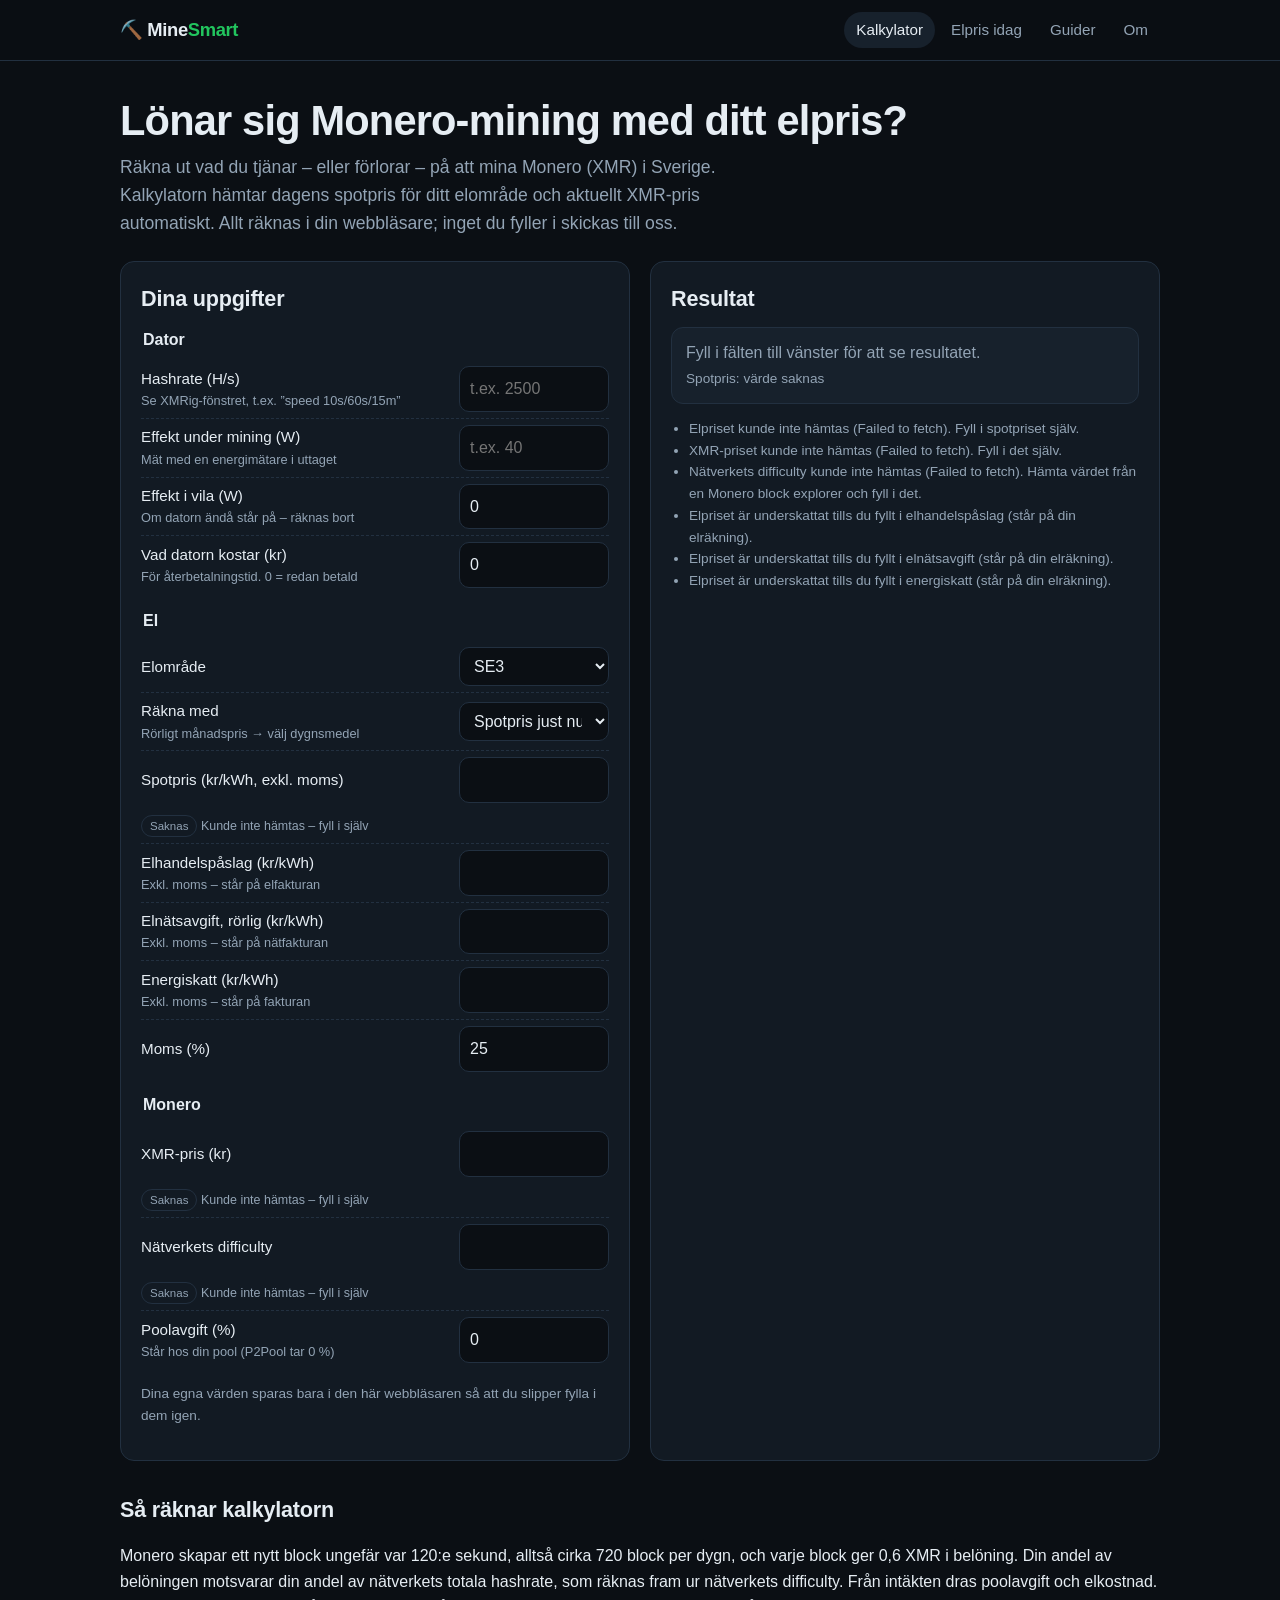
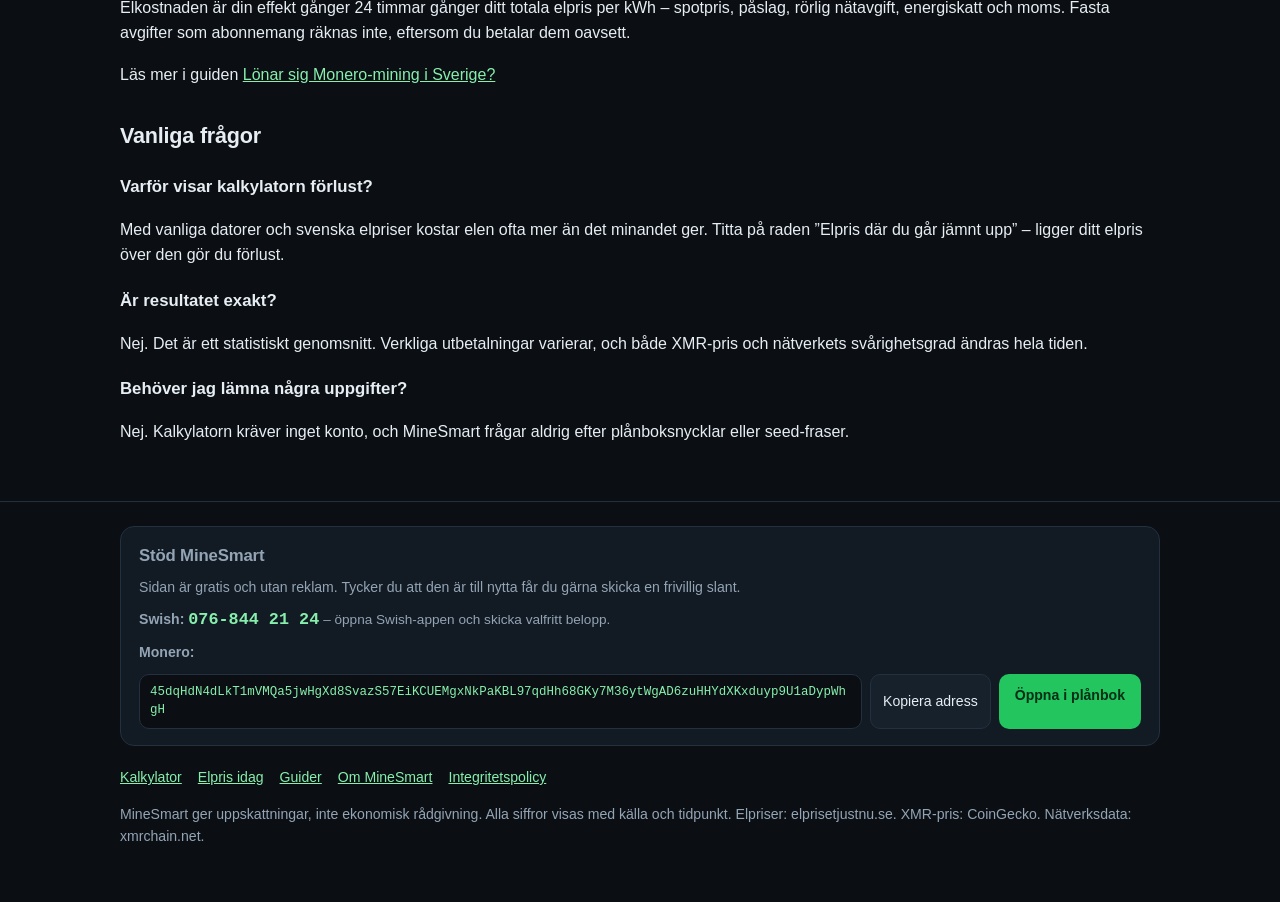
<file: index.html>
<!doctype html>
<html lang="sv">
<head>
<meta charset="utf-8">
<meta name="viewport" content="width=device-width, initial-scale=1">
<title>MineSmart – lönar sig Monero-mining med ditt elpris?</title>
<meta name="description" content="Gratis kalkylator: räkna ut vinst eller förlust på Monero-mining i Sverige med dagens elpris för SE1–SE4 och live XMR-pris.">
<meta property="og:title" content="MineSmart – lönar sig Monero-mining med ditt elpris?">
<meta property="og:description" content="Gratis kalkylator: räkna ut vinst eller förlust på Monero-mining i Sverige med dagens elpris för SE1–SE4 och live XMR-pris.">
<meta property="og:type" content="website">
<meta property="og:locale" content="sv_SE">
<meta name="theme-color" content="#0b0f14">
<link rel="icon" href="favicon.svg" type="image/svg+xml">
<link rel="stylesheet" href="style.css">
<link rel="canonical" href="https://jonathanhagglund-creator.github.io/minesmart/">
<meta property="og:url" content="https://jonathanhagglund-creator.github.io/minesmart/">
<script type="application/ld+json">{"@context": "https://schema.org", "@type": "WebApplication", "name": "MineSmart", "applicationCategory": "FinanceApplication", "operatingSystem": "Alla (webbläsare)", "inLanguage": "sv", "description": "Kalkylator för lönsamhet vid Monero-mining i Sverige med dagens elpris för SE1–SE4.", "offers": {"@type": "Offer", "price": "0", "priceCurrency": "SEK"}}</script>
<script src="calc.js" defer></script><script src="live.js" defer></script><script src="app.js" defer></script><script src="donate.js" defer></script>
</head>
<body>
<header class="site-header"><div class="wrap">
  <a class="brand" href="index.html">⛏️ Mine<span>Smart</span></a>
  <nav class="nav" aria-label="Huvudmeny"><a href="index.html" aria-current="page">Kalkylator</a><a href="elpris.html">Elpris idag</a><a href="guider.html">Guider</a><a href="om.html">Om</a></nav>
</div></header>
<main class="wrap">

<h1>Lönar sig Monero-mining med ditt elpris?</h1>
<p class="lead">Räkna ut vad du tjänar – eller förlorar – på att mina Monero (XMR) i Sverige.
Kalkylatorn hämtar dagens spotpris för ditt elområde och aktuellt XMR-pris automatiskt.
Allt räknas i din webbläsare; inget du fyller i skickas till oss.</p>

<div class="grid">
<form id="calc" class="panel" novalidate onsubmit="return false">
  <h2>Dina uppgifter</h2>
  <fieldset><legend>Dator</legend>
    <div class="field"><label for="hashrate">Hashrate (H/s)<span class="hint">Se XMRig-fönstret, t.ex. ”speed 10s/60s/15m”</span></label><input id="hashrate" name="hashrate" inputmode="decimal" autocomplete="off" placeholder="t.ex. 2500"></div>
    <div class="field"><label for="power">Effekt under mining (W)<span class="hint">Mät med en energimätare i uttaget</span></label><input id="power" name="power" inputmode="decimal" autocomplete="off" placeholder="t.ex. 40"></div>
    <div class="field"><label for="idle">Effekt i vila (W)<span class="hint">Om datorn ändå står på – räknas bort</span></label><input id="idle" name="idle" inputmode="decimal" autocomplete="off" value="0"></div>
    <div class="field"><label for="hwCost">Vad datorn kostar (kr)<span class="hint">För återbetalningstid. 0 = redan betald</span></label><input id="hwCost" name="hwCost" inputmode="decimal" autocomplete="off" value="0"></div>
  </fieldset>
  <fieldset><legend>El</legend>
    <div class="field"><label for="area">Elområde</label><select id="area" name="area"><option value="SE1">SE1</option><option value="SE2">SE2</option><option value="SE3" selected>SE3</option><option value="SE4">SE4</option></select></div>
    <div class="field"><label for="spotMode">Räkna med<span class="hint">Rörligt månadspris → välj dygnsmedel</span></label>
      <select id="spotMode" name="spotMode"><option value="now">Spotpris just nu</option>
      <option value="avg">Dagens dygnsmedel</option></select></div>
    <div class="field"><label for="spot">Spotpris (kr/kWh, exkl. moms)</label><input id="spot" name="spot" inputmode="decimal" autocomplete="off" ><p class="src" id="src-spot" aria-live="polite"></p></div>
    <div class="field"><label for="markup">Elhandelspåslag (kr/kWh)<span class="hint">Exkl. moms – står på elfakturan</span></label><input id="markup" name="markup" inputmode="decimal" autocomplete="off" ></div>
    <div class="field"><label for="grid">Elnätsavgift, rörlig (kr/kWh)<span class="hint">Exkl. moms – står på nätfakturan</span></label><input id="grid" name="grid" inputmode="decimal" autocomplete="off" ></div>
    <div class="field"><label for="tax">Energiskatt (kr/kWh)<span class="hint">Exkl. moms – står på fakturan</span></label><input id="tax" name="tax" inputmode="decimal" autocomplete="off" ></div>
    <div class="field"><label for="vat">Moms (%)</label><input id="vat" name="vat" inputmode="decimal" autocomplete="off" value="25"></div>
  </fieldset>
  <fieldset><legend>Monero</legend>
    <div class="field"><label for="xmrPrice">XMR-pris (kr)</label><input id="xmrPrice" name="xmrPrice" inputmode="decimal" autocomplete="off" ><p class="src" id="src-xmrPrice" aria-live="polite"></p></div>
    <div class="field"><label for="difficulty">Nätverkets difficulty</label><input id="difficulty" name="difficulty" inputmode="decimal" autocomplete="off" ><p class="src" id="src-difficulty" aria-live="polite"></p></div>
    <div class="field"><label for="poolFee">Poolavgift (%)<span class="hint">Står hos din pool (P2Pool tar 0 %)</span></label><input id="poolFee" name="poolFee" inputmode="decimal" autocomplete="off" value="0"></div>
  </fieldset>
  <p class="small muted">Dina egna värden sparas bara i den här webbläsaren så att du slipper fylla i dem igen.</p>
</form>

<section class="panel" aria-live="polite">
  <h2>Resultat</h2>
  <div id="results"><div class="verdict info">Laddar …</div></div>
</section>
</div>

<h2>Så räknar kalkylatorn</h2>
<p>Monero skapar ett nytt block ungefär var 120:e sekund, alltså cirka 720 block per dygn, och varje block ger
0,6 XMR i belöning. Din andel av belöningen motsvarar din andel av nätverkets totala hashrate, som räknas fram
ur nätverkets difficulty. Från intäkten dras poolavgift och elkostnad. Elkostnaden är din effekt gånger
24 timmar gånger ditt totala elpris per kWh – spotpris, påslag, rörlig nätavgift, energiskatt och moms.
Fasta avgifter som abonnemang räknas inte, eftersom du betalar dem oavsett.</p>
<p>Läs mer i guiden <a href="lonar-sig-monero-mining.html">Lönar sig Monero-mining i Sverige?</a></p>

<h2>Vanliga frågor</h2>
<h3>Varför visar kalkylatorn förlust?</h3>
<p>Med vanliga datorer och svenska elpriser kostar elen ofta mer än det minandet ger. Titta på raden
”Elpris där du går jämnt upp” – ligger ditt elpris över den gör du förlust.</p>
<h3>Är resultatet exakt?</h3>
<p>Nej. Det är ett statistiskt genomsnitt. Verkliga utbetalningar varierar, och både XMR-pris och nätverkets
svårighetsgrad ändras hela tiden.</p>
<h3>Behöver jag lämna några uppgifter?</h3>
<p>Nej. Kalkylatorn kräver inget konto, och MineSmart frågar aldrig efter plånboksnycklar eller seed-fraser.</p>

</main>
<footer class="site-footer"><div class="wrap">
<section class="donate" aria-labelledby="donate-h">
  <h2 id="donate-h">Stöd MineSmart</h2>
  <p>Sidan är gratis och utan reklam. Tycker du att den är till nytta får du gärna skicka en frivillig slant.</p>
  <p><strong>Swish:</strong> <span class="swish">076-844 21 24</span> <span class="muted small">– öppna Swish-appen och skicka valfritt belopp.</span></p>
  <p><strong>Monero:</strong></p>
  <div class="addr"><code id="xmr-addr">45dqHdN4dLkT1mVMQa5jwHgXd8SvazS57EiKCUEMgxNkPaKBL97qdHh68GKy7M36ytWgAD6zuHHYdXKxduyp9U1aDypWhgH</code>
    <button type="button" id="copy-xmr">Kopiera adress</button>
    <a class="cta" href="monero:45dqHdN4dLkT1mVMQa5jwHgXd8SvazS57EiKCUEMgxNkPaKBL97qdHh68GKy7M36ytWgAD6zuHHYdXKxduyp9U1aDypWhgH?tx_description=St%C3%B6d%20MineSmart">Öppna i plånbok</a>
    <span class="copied" id="copy-ok" hidden>Kopierad!</span></div>
</section>

  <nav aria-label="Sidfot"><a href="index.html">Kalkylator</a><a href="elpris.html">Elpris idag</a>
  <a href="guider.html">Guider</a><a href="om.html">Om MineSmart</a>
  <a href="integritetspolicy.html">Integritetspolicy</a></nav>
  <p>MineSmart ger uppskattningar, inte ekonomisk rådgivning. Alla siffror visas med källa och tidpunkt.
  Elpriser: elprisetjustnu.se. XMR-pris: CoinGecko. Nätverksdata: xmrchain.net.</p>
</div></footer>
</body>
</html>
</file>
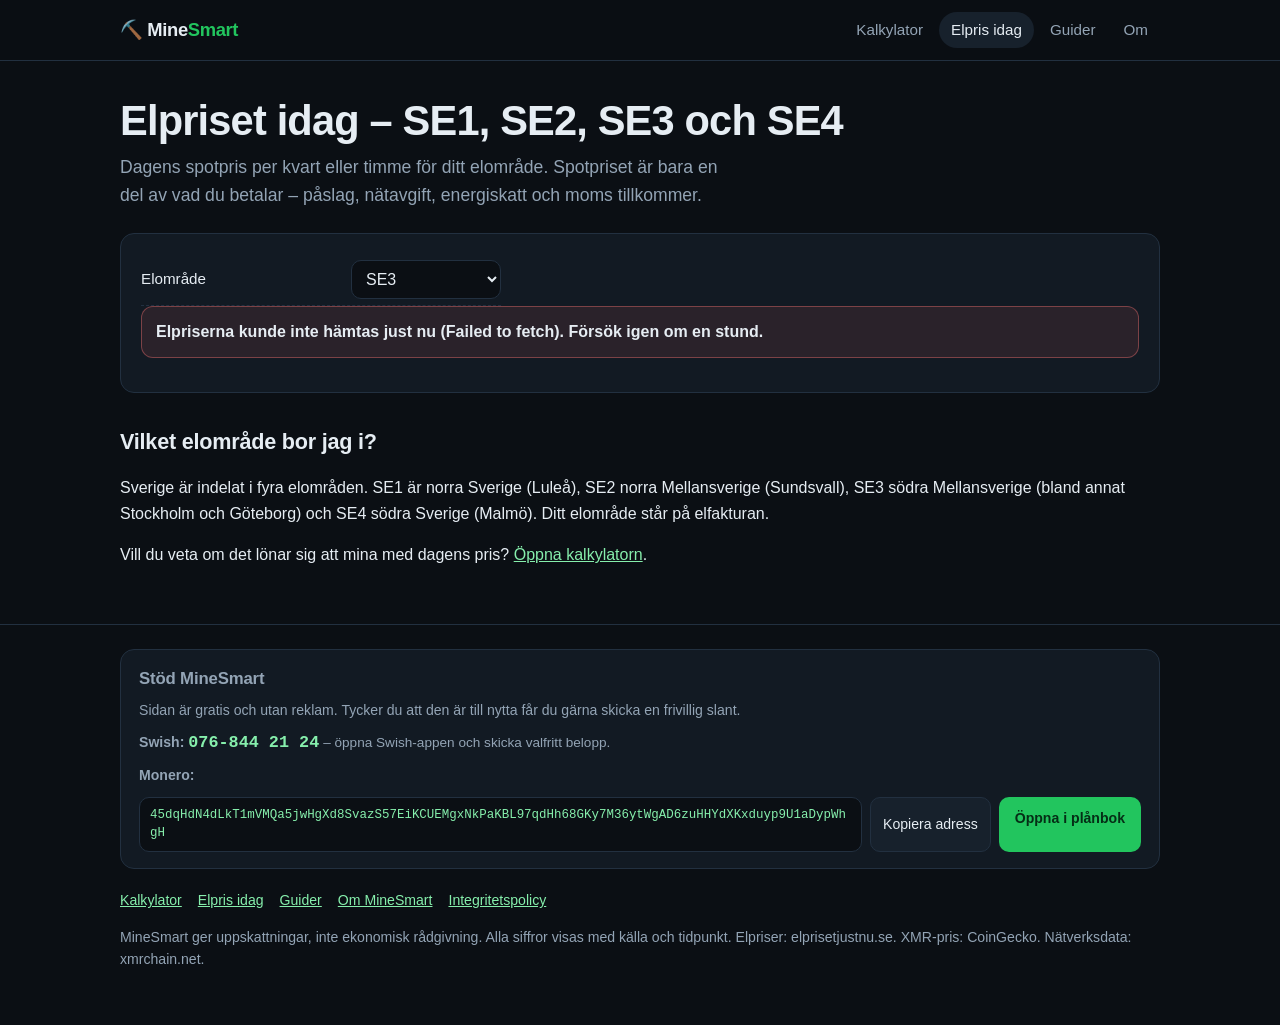
<file: elpris.html>
<!doctype html>
<html lang="sv">
<head>
<meta charset="utf-8">
<meta name="viewport" content="width=device-width, initial-scale=1">
<title>Elpriset idag i SE1–SE4 – MineSmart</title>
<meta name="description" content="Dagens spotpris per kvart för SE1, SE2, SE3 och SE4 – och vad som tillkommer på din elräkning.">
<meta property="og:title" content="Elpriset idag i SE1–SE4 – MineSmart">
<meta property="og:description" content="Dagens spotpris per kvart för SE1, SE2, SE3 och SE4 – och vad som tillkommer på din elräkning.">
<meta property="og:type" content="website">
<meta property="og:locale" content="sv_SE">
<meta name="theme-color" content="#0b0f14">
<link rel="icon" href="favicon.svg" type="image/svg+xml">
<link rel="stylesheet" href="style.css">
<link rel="canonical" href="https://jonathanhagglund-creator.github.io/minesmart/elpris.html">
<meta property="og:url" content="https://jonathanhagglund-creator.github.io/minesmart/elpris.html">
<script src="live.js" defer></script><script src="elpris.js" defer></script><script src="donate.js" defer></script>
</head>
<body>
<header class="site-header"><div class="wrap">
  <a class="brand" href="index.html">⛏️ Mine<span>Smart</span></a>
  <nav class="nav" aria-label="Huvudmeny"><a href="index.html">Kalkylator</a><a href="elpris.html" aria-current="page">Elpris idag</a><a href="guider.html">Guider</a><a href="om.html">Om</a></nav>
</div></header>
<main class="wrap">

<h1>Elpriset idag – SE1, SE2, SE3 och SE4</h1>
<p class="lead">Dagens spotpris per kvart eller timme för ditt elområde. Spotpriset är bara en del av vad du
betalar – påslag, nätavgift, energiskatt och moms tillkommer.</p>
<div class="panel">
  <div class="field" style="max-width:360px"><label for="area">Elområde</label><select id="area"><option value="SE1">SE1</option><option value="SE2">SE2</option><option value="SE3" selected>SE3</option><option value="SE4">SE4</option></select></div>
  <div id="prices"></div>
</div>
<h2>Vilket elområde bor jag i?</h2>
<p>Sverige är indelat i fyra elområden. SE1 är norra Sverige (Luleå), SE2 norra Mellansverige (Sundsvall),
SE3 södra Mellansverige (bland annat Stockholm och Göteborg) och SE4 södra Sverige (Malmö).
Ditt elområde står på elfakturan.</p>
<p>Vill du veta om det lönar sig att mina med dagens pris? <a href="index.html">Öppna kalkylatorn</a>.</p>

</main>
<footer class="site-footer"><div class="wrap">
<section class="donate" aria-labelledby="donate-h">
  <h2 id="donate-h">Stöd MineSmart</h2>
  <p>Sidan är gratis och utan reklam. Tycker du att den är till nytta får du gärna skicka en frivillig slant.</p>
  <p><strong>Swish:</strong> <span class="swish">076-844 21 24</span> <span class="muted small">– öppna Swish-appen och skicka valfritt belopp.</span></p>
  <p><strong>Monero:</strong></p>
  <div class="addr"><code id="xmr-addr">45dqHdN4dLkT1mVMQa5jwHgXd8SvazS57EiKCUEMgxNkPaKBL97qdHh68GKy7M36ytWgAD6zuHHYdXKxduyp9U1aDypWhgH</code>
    <button type="button" id="copy-xmr">Kopiera adress</button>
    <a class="cta" href="monero:45dqHdN4dLkT1mVMQa5jwHgXd8SvazS57EiKCUEMgxNkPaKBL97qdHh68GKy7M36ytWgAD6zuHHYdXKxduyp9U1aDypWhgH?tx_description=St%C3%B6d%20MineSmart">Öppna i plånbok</a>
    <span class="copied" id="copy-ok" hidden>Kopierad!</span></div>
</section>

  <nav aria-label="Sidfot"><a href="index.html">Kalkylator</a><a href="elpris.html">Elpris idag</a>
  <a href="guider.html">Guider</a><a href="om.html">Om MineSmart</a>
  <a href="integritetspolicy.html">Integritetspolicy</a></nav>
  <p>MineSmart ger uppskattningar, inte ekonomisk rådgivning. Alla siffror visas med källa och tidpunkt.
  Elpriser: elprisetjustnu.se. XMR-pris: CoinGecko. Nätverksdata: xmrchain.net.</p>
</div></footer>
</body>
</html>
</file>
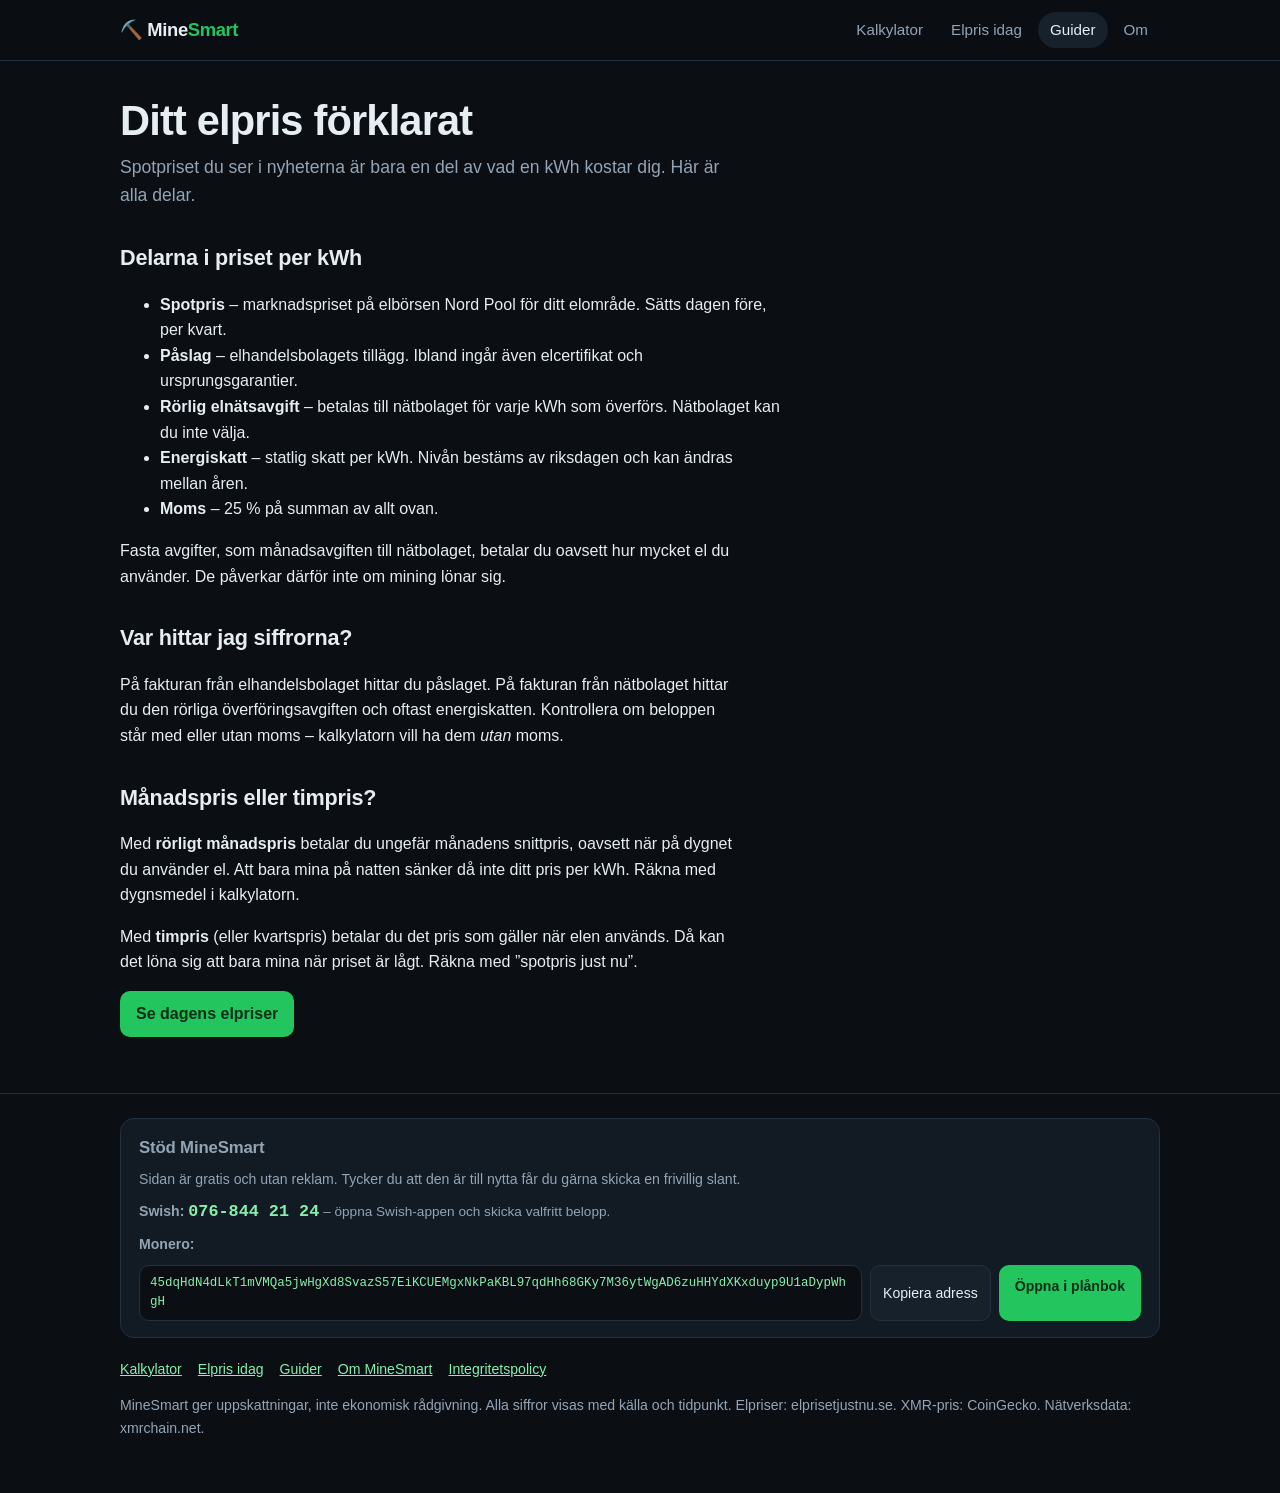
<file: elpriset-forklarat.html>
<!doctype html>
<html lang="sv">
<head>
<meta charset="utf-8">
<meta name="viewport" content="width=device-width, initial-scale=1">
<title>Ditt elpris förklarat – MineSmart</title>
<meta name="description" content="Spotpris, påslag, nätavgift, energiskatt och moms – så räknas ditt elpris per kWh, och därför spelar avtalstypen roll.">
<meta property="og:title" content="Ditt elpris förklarat – MineSmart">
<meta property="og:description" content="Spotpris, påslag, nätavgift, energiskatt och moms – så räknas ditt elpris per kWh, och därför spelar avtalstypen roll.">
<meta property="og:type" content="website">
<meta property="og:locale" content="sv_SE">
<meta name="theme-color" content="#0b0f14">
<link rel="icon" href="favicon.svg" type="image/svg+xml">
<link rel="stylesheet" href="style.css">
<link rel="canonical" href="https://jonathanhagglund-creator.github.io/minesmart/elpriset-forklarat.html">
<meta property="og:url" content="https://jonathanhagglund-creator.github.io/minesmart/elpriset-forklarat.html">
<script src="donate.js" defer></script>
</head>
<body>
<header class="site-header"><div class="wrap">
  <a class="brand" href="index.html">⛏️ Mine<span>Smart</span></a>
  <nav class="nav" aria-label="Huvudmeny"><a href="index.html">Kalkylator</a><a href="elpris.html">Elpris idag</a><a href="guider.html" aria-current="page">Guider</a><a href="om.html">Om</a></nav>
</div></header>
<main class="wrap">

<article>
<h1>Ditt elpris förklarat</h1>
<p class="lead">Spotpriset du ser i nyheterna är bara en del av vad en kWh kostar dig. Här är alla delar.</p>

<h2>Delarna i priset per kWh</h2>
<ul>
  <li><strong>Spotpris</strong> – marknadspriset på elbörsen Nord Pool för ditt elområde. Sätts dagen före, per kvart.</li>
  <li><strong>Påslag</strong> – elhandelsbolagets tillägg. Ibland ingår även elcertifikat och ursprungsgarantier.</li>
  <li><strong>Rörlig elnätsavgift</strong> – betalas till nätbolaget för varje kWh som överförs. Nätbolaget kan du inte välja.</li>
  <li><strong>Energiskatt</strong> – statlig skatt per kWh. Nivån bestäms av riksdagen och kan ändras mellan åren.</li>
  <li><strong>Moms</strong> – 25 % på summan av allt ovan.</li>
</ul>
<p>Fasta avgifter, som månadsavgiften till nätbolaget, betalar du oavsett hur mycket el du använder.
De påverkar därför inte om mining lönar sig.</p>

<h2>Var hittar jag siffrorna?</h2>
<p>På fakturan från elhandelsbolaget hittar du påslaget. På fakturan från nätbolaget hittar du den rörliga
överföringsavgiften och oftast energiskatten. Kontrollera om beloppen står med eller utan moms –
kalkylatorn vill ha dem <em>utan</em> moms.</p>

<h2>Månadspris eller timpris?</h2>
<p>Med <strong>rörligt månadspris</strong> betalar du ungefär månadens snittpris, oavsett när på dygnet du använder el.
Att bara mina på natten sänker då inte ditt pris per kWh. Räkna med dygnsmedel i kalkylatorn.</p>
<p>Med <strong>timpris</strong> (eller kvartspris) betalar du det pris som gäller när elen används. Då kan det löna sig
att bara mina när priset är lågt. Räkna med ”spotpris just nu”.</p>
<p><a class="cta" href="elpris.html">Se dagens elpriser</a></p>
</article>

</main>
<footer class="site-footer"><div class="wrap">
<section class="donate" aria-labelledby="donate-h">
  <h2 id="donate-h">Stöd MineSmart</h2>
  <p>Sidan är gratis och utan reklam. Tycker du att den är till nytta får du gärna skicka en frivillig slant.</p>
  <p><strong>Swish:</strong> <span class="swish">076-844 21 24</span> <span class="muted small">– öppna Swish-appen och skicka valfritt belopp.</span></p>
  <p><strong>Monero:</strong></p>
  <div class="addr"><code id="xmr-addr">45dqHdN4dLkT1mVMQa5jwHgXd8SvazS57EiKCUEMgxNkPaKBL97qdHh68GKy7M36ytWgAD6zuHHYdXKxduyp9U1aDypWhgH</code>
    <button type="button" id="copy-xmr">Kopiera adress</button>
    <a class="cta" href="monero:45dqHdN4dLkT1mVMQa5jwHgXd8SvazS57EiKCUEMgxNkPaKBL97qdHh68GKy7M36ytWgAD6zuHHYdXKxduyp9U1aDypWhgH?tx_description=St%C3%B6d%20MineSmart">Öppna i plånbok</a>
    <span class="copied" id="copy-ok" hidden>Kopierad!</span></div>
</section>

  <nav aria-label="Sidfot"><a href="index.html">Kalkylator</a><a href="elpris.html">Elpris idag</a>
  <a href="guider.html">Guider</a><a href="om.html">Om MineSmart</a>
  <a href="integritetspolicy.html">Integritetspolicy</a></nav>
  <p>MineSmart ger uppskattningar, inte ekonomisk rådgivning. Alla siffror visas med källa och tidpunkt.
  Elpriser: elprisetjustnu.se. XMR-pris: CoinGecko. Nätverksdata: xmrchain.net.</p>
</div></footer>
</body>
</html>
</file>
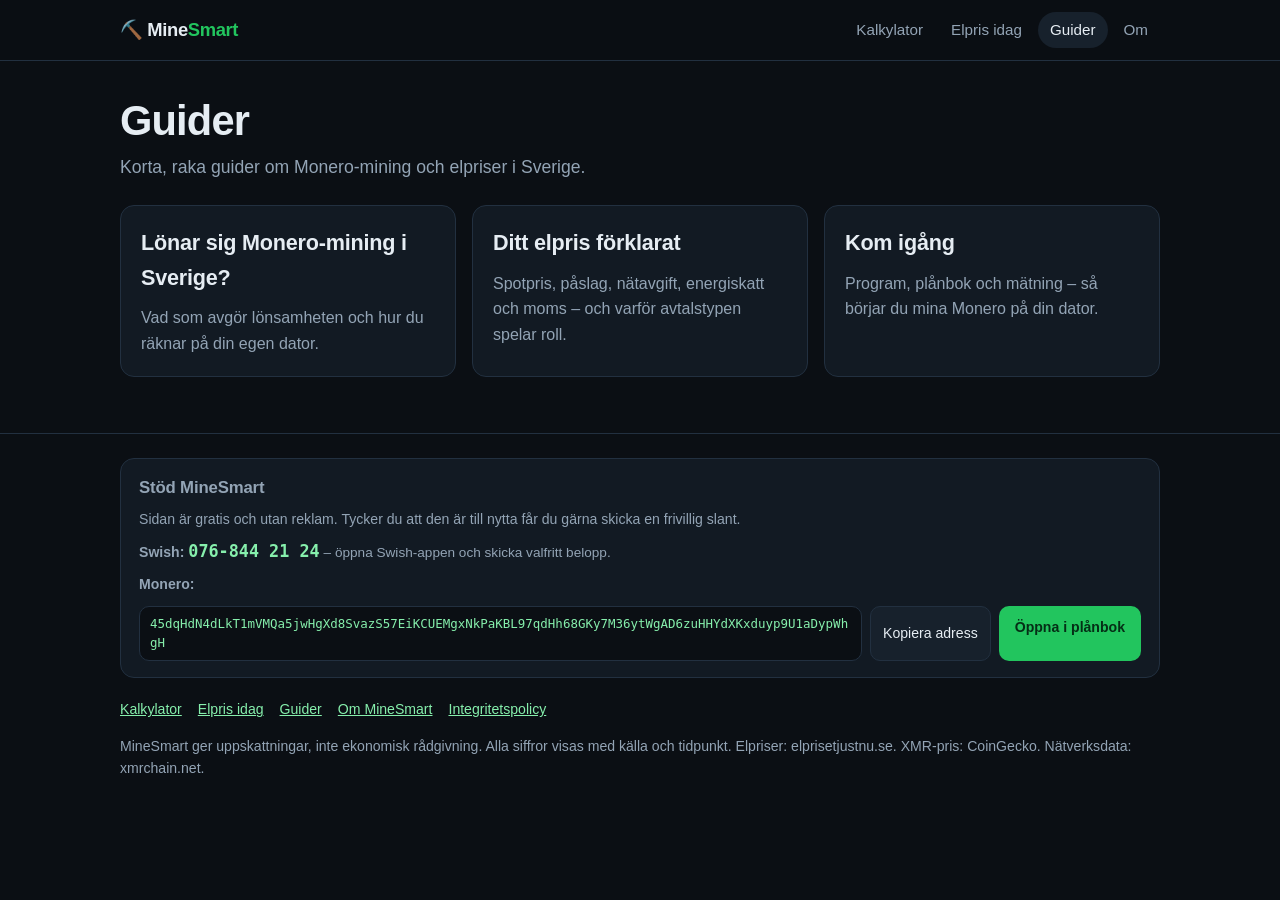
<file: guider.html>
<!doctype html>
<html lang="sv">
<head>
<meta charset="utf-8">
<meta name="viewport" content="width=device-width, initial-scale=1">
<title>Guider om Monero-mining och elpris – MineSmart</title>
<meta name="description" content="Guider om Monero-mining i Sverige: lönsamhet, elpriset förklarat och hur du kommer igång.">
<meta property="og:title" content="Guider om Monero-mining och elpris – MineSmart">
<meta property="og:description" content="Guider om Monero-mining i Sverige: lönsamhet, elpriset förklarat och hur du kommer igång.">
<meta property="og:type" content="website">
<meta property="og:locale" content="sv_SE">
<meta name="theme-color" content="#0b0f14">
<link rel="icon" href="favicon.svg" type="image/svg+xml">
<link rel="stylesheet" href="style.css">
<link rel="canonical" href="https://jonathanhagglund-creator.github.io/minesmart/guider.html">
<meta property="og:url" content="https://jonathanhagglund-creator.github.io/minesmart/guider.html">
<script src="donate.js" defer></script>
</head>
<body>
<header class="site-header"><div class="wrap">
  <a class="brand" href="index.html">⛏️ Mine<span>Smart</span></a>
  <nav class="nav" aria-label="Huvudmeny"><a href="index.html">Kalkylator</a><a href="elpris.html">Elpris idag</a><a href="guider.html" aria-current="page">Guider</a><a href="om.html">Om</a></nav>
</div></header>
<main class="wrap">

<h1>Guider</h1>
<p class="lead">Korta, raka guider om Monero-mining och elpriser i Sverige.</p>
<div class="cards">
  <a class="panel card" href="lonar-sig-monero-mining.html"><h2>Lönar sig Monero-mining i Sverige?</h2>
    <p>Vad som avgör lönsamheten och hur du räknar på din egen dator.</p></a>
  <a class="panel card" href="elpriset-forklarat.html"><h2>Ditt elpris förklarat</h2>
    <p>Spotpris, påslag, nätavgift, energiskatt och moms – och varför avtalstypen spelar roll.</p></a>
  <a class="panel card" href="kom-igang.html"><h2>Kom igång</h2>
    <p>Program, plånbok och mätning – så börjar du mina Monero på din dator.</p></a>
</div>

</main>
<footer class="site-footer"><div class="wrap">
<section class="donate" aria-labelledby="donate-h">
  <h2 id="donate-h">Stöd MineSmart</h2>
  <p>Sidan är gratis och utan reklam. Tycker du att den är till nytta får du gärna skicka en frivillig slant.</p>
  <p><strong>Swish:</strong> <span class="swish">076-844 21 24</span> <span class="muted small">– öppna Swish-appen och skicka valfritt belopp.</span></p>
  <p><strong>Monero:</strong></p>
  <div class="addr"><code id="xmr-addr">45dqHdN4dLkT1mVMQa5jwHgXd8SvazS57EiKCUEMgxNkPaKBL97qdHh68GKy7M36ytWgAD6zuHHYdXKxduyp9U1aDypWhgH</code>
    <button type="button" id="copy-xmr">Kopiera adress</button>
    <a class="cta" href="monero:45dqHdN4dLkT1mVMQa5jwHgXd8SvazS57EiKCUEMgxNkPaKBL97qdHh68GKy7M36ytWgAD6zuHHYdXKxduyp9U1aDypWhgH?tx_description=St%C3%B6d%20MineSmart">Öppna i plånbok</a>
    <span class="copied" id="copy-ok" hidden>Kopierad!</span></div>
</section>

  <nav aria-label="Sidfot"><a href="index.html">Kalkylator</a><a href="elpris.html">Elpris idag</a>
  <a href="guider.html">Guider</a><a href="om.html">Om MineSmart</a>
  <a href="integritetspolicy.html">Integritetspolicy</a></nav>
  <p>MineSmart ger uppskattningar, inte ekonomisk rådgivning. Alla siffror visas med källa och tidpunkt.
  Elpriser: elprisetjustnu.se. XMR-pris: CoinGecko. Nätverksdata: xmrchain.net.</p>
</div></footer>
</body>
</html>
</file>
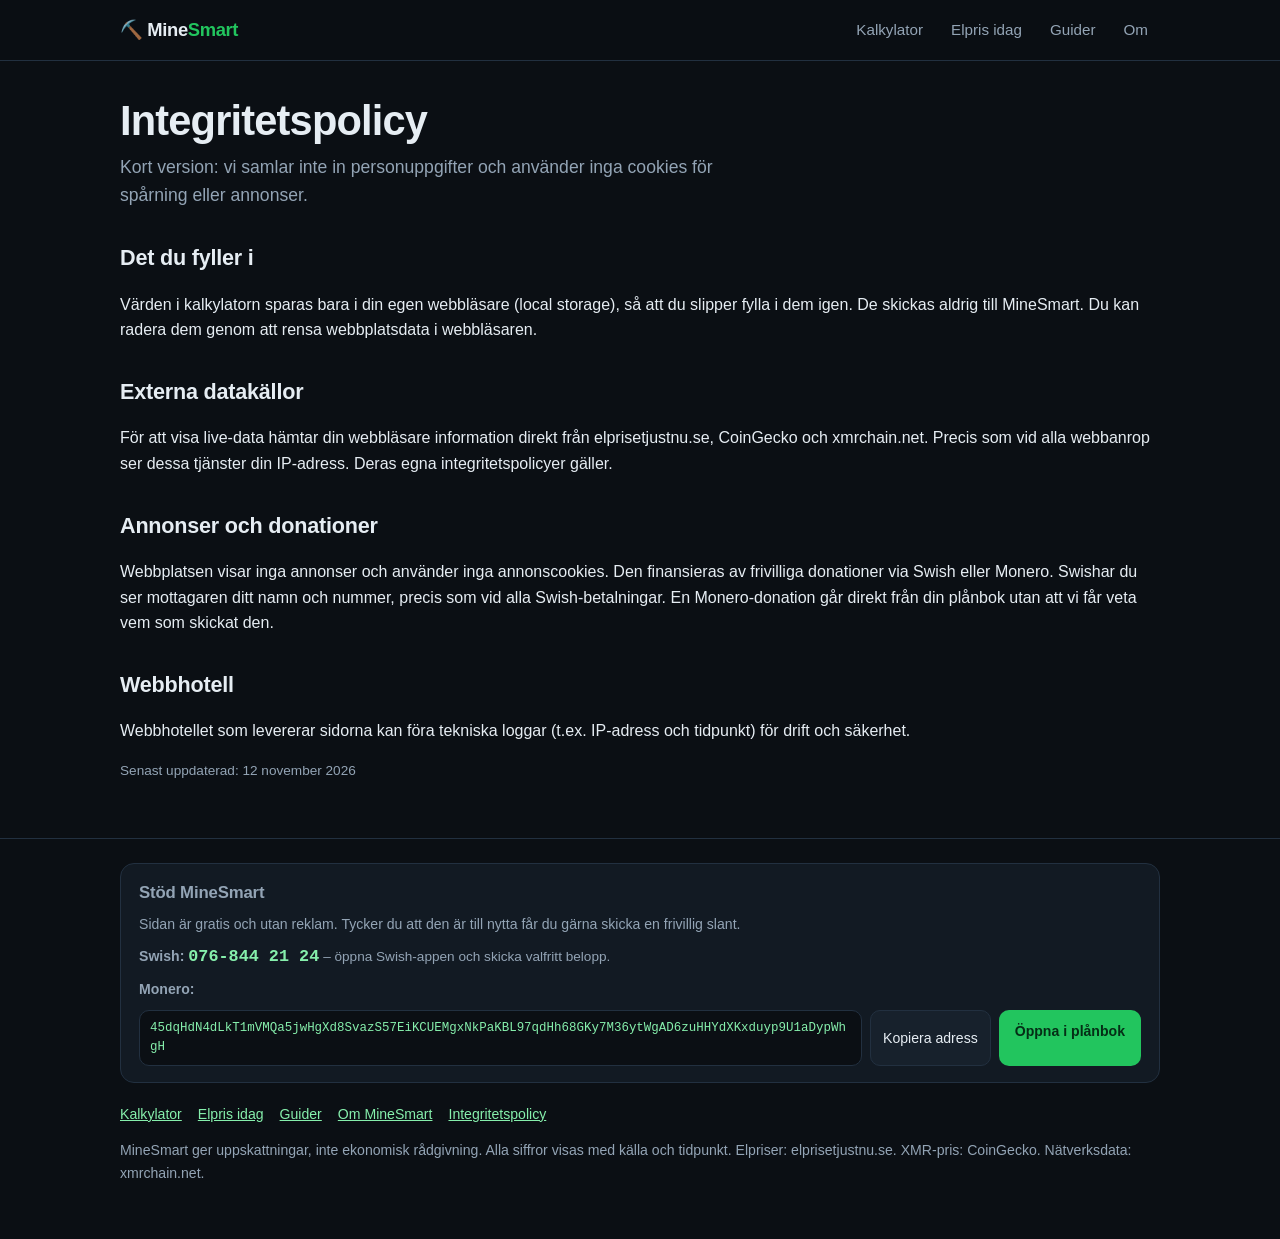
<file: integritetspolicy.html>
<!doctype html>
<html lang="sv">
<head>
<meta charset="utf-8">
<meta name="viewport" content="width=device-width, initial-scale=1">
<title>Integritetspolicy – MineSmart</title>
<meta name="description" content="Hur MineSmart hanterar data: inga personuppgifter samlas in.">
<meta property="og:title" content="Integritetspolicy – MineSmart">
<meta property="og:description" content="Hur MineSmart hanterar data: inga personuppgifter samlas in.">
<meta property="og:type" content="website">
<meta property="og:locale" content="sv_SE">
<meta name="theme-color" content="#0b0f14">
<link rel="icon" href="favicon.svg" type="image/svg+xml">
<link rel="stylesheet" href="style.css">
<link rel="canonical" href="https://jonathanhagglund-creator.github.io/minesmart/integritetspolicy.html">
<meta property="og:url" content="https://jonathanhagglund-creator.github.io/minesmart/integritetspolicy.html">
<script src="donate.js" defer></script>
</head>
<body>
<header class="site-header"><div class="wrap">
  <a class="brand" href="index.html">⛏️ Mine<span>Smart</span></a>
  <nav class="nav" aria-label="Huvudmeny"><a href="index.html">Kalkylator</a><a href="elpris.html">Elpris idag</a><a href="guider.html">Guider</a><a href="om.html">Om</a></nav>
</div></header>
<main class="wrap">

<h1>Integritetspolicy</h1>
<p class="lead">Kort version: vi samlar inte in personuppgifter och använder inga cookies för spårning eller annonser.</p>
<h2>Det du fyller i</h2>
<p>Värden i kalkylatorn sparas bara i din egen webbläsare (local storage), så att du slipper fylla i dem igen.
De skickas aldrig till MineSmart. Du kan radera dem genom att rensa webbplatsdata i webbläsaren.</p>
<h2>Externa datakällor</h2>
<p>För att visa live-data hämtar din webbläsare information direkt från elprisetjustnu.se, CoinGecko och
xmrchain.net. Precis som vid alla webbanrop ser dessa tjänster din IP-adress. Deras egna integritetspolicyer gäller.</p>
<h2>Annonser och donationer</h2>
<p>Webbplatsen visar inga annonser och använder inga annonscookies. Den finansieras av frivilliga donationer via
Swish eller Monero. Swishar du ser mottagaren ditt namn och nummer, precis som vid alla Swish-betalningar.
En Monero-donation går direkt från din plånbok utan att vi får veta vem som skickat den.</p>
<h2>Webbhotell</h2>
<p>Webbhotellet som levererar sidorna kan föra tekniska loggar (t.ex. IP-adress och tidpunkt) för drift och säkerhet.</p>
<p class="small muted">Senast uppdaterad: 12 november 2026</p>

</main>
<footer class="site-footer"><div class="wrap">
<section class="donate" aria-labelledby="donate-h">
  <h2 id="donate-h">Stöd MineSmart</h2>
  <p>Sidan är gratis och utan reklam. Tycker du att den är till nytta får du gärna skicka en frivillig slant.</p>
  <p><strong>Swish:</strong> <span class="swish">076-844 21 24</span> <span class="muted small">– öppna Swish-appen och skicka valfritt belopp.</span></p>
  <p><strong>Monero:</strong></p>
  <div class="addr"><code id="xmr-addr">45dqHdN4dLkT1mVMQa5jwHgXd8SvazS57EiKCUEMgxNkPaKBL97qdHh68GKy7M36ytWgAD6zuHHYdXKxduyp9U1aDypWhgH</code>
    <button type="button" id="copy-xmr">Kopiera adress</button>
    <a class="cta" href="monero:45dqHdN4dLkT1mVMQa5jwHgXd8SvazS57EiKCUEMgxNkPaKBL97qdHh68GKy7M36ytWgAD6zuHHYdXKxduyp9U1aDypWhgH?tx_description=St%C3%B6d%20MineSmart">Öppna i plånbok</a>
    <span class="copied" id="copy-ok" hidden>Kopierad!</span></div>
</section>

  <nav aria-label="Sidfot"><a href="index.html">Kalkylator</a><a href="elpris.html">Elpris idag</a>
  <a href="guider.html">Guider</a><a href="om.html">Om MineSmart</a>
  <a href="integritetspolicy.html">Integritetspolicy</a></nav>
  <p>MineSmart ger uppskattningar, inte ekonomisk rådgivning. Alla siffror visas med källa och tidpunkt.
  Elpriser: elprisetjustnu.se. XMR-pris: CoinGecko. Nätverksdata: xmrchain.net.</p>
</div></footer>
</body>
</html>
</file>
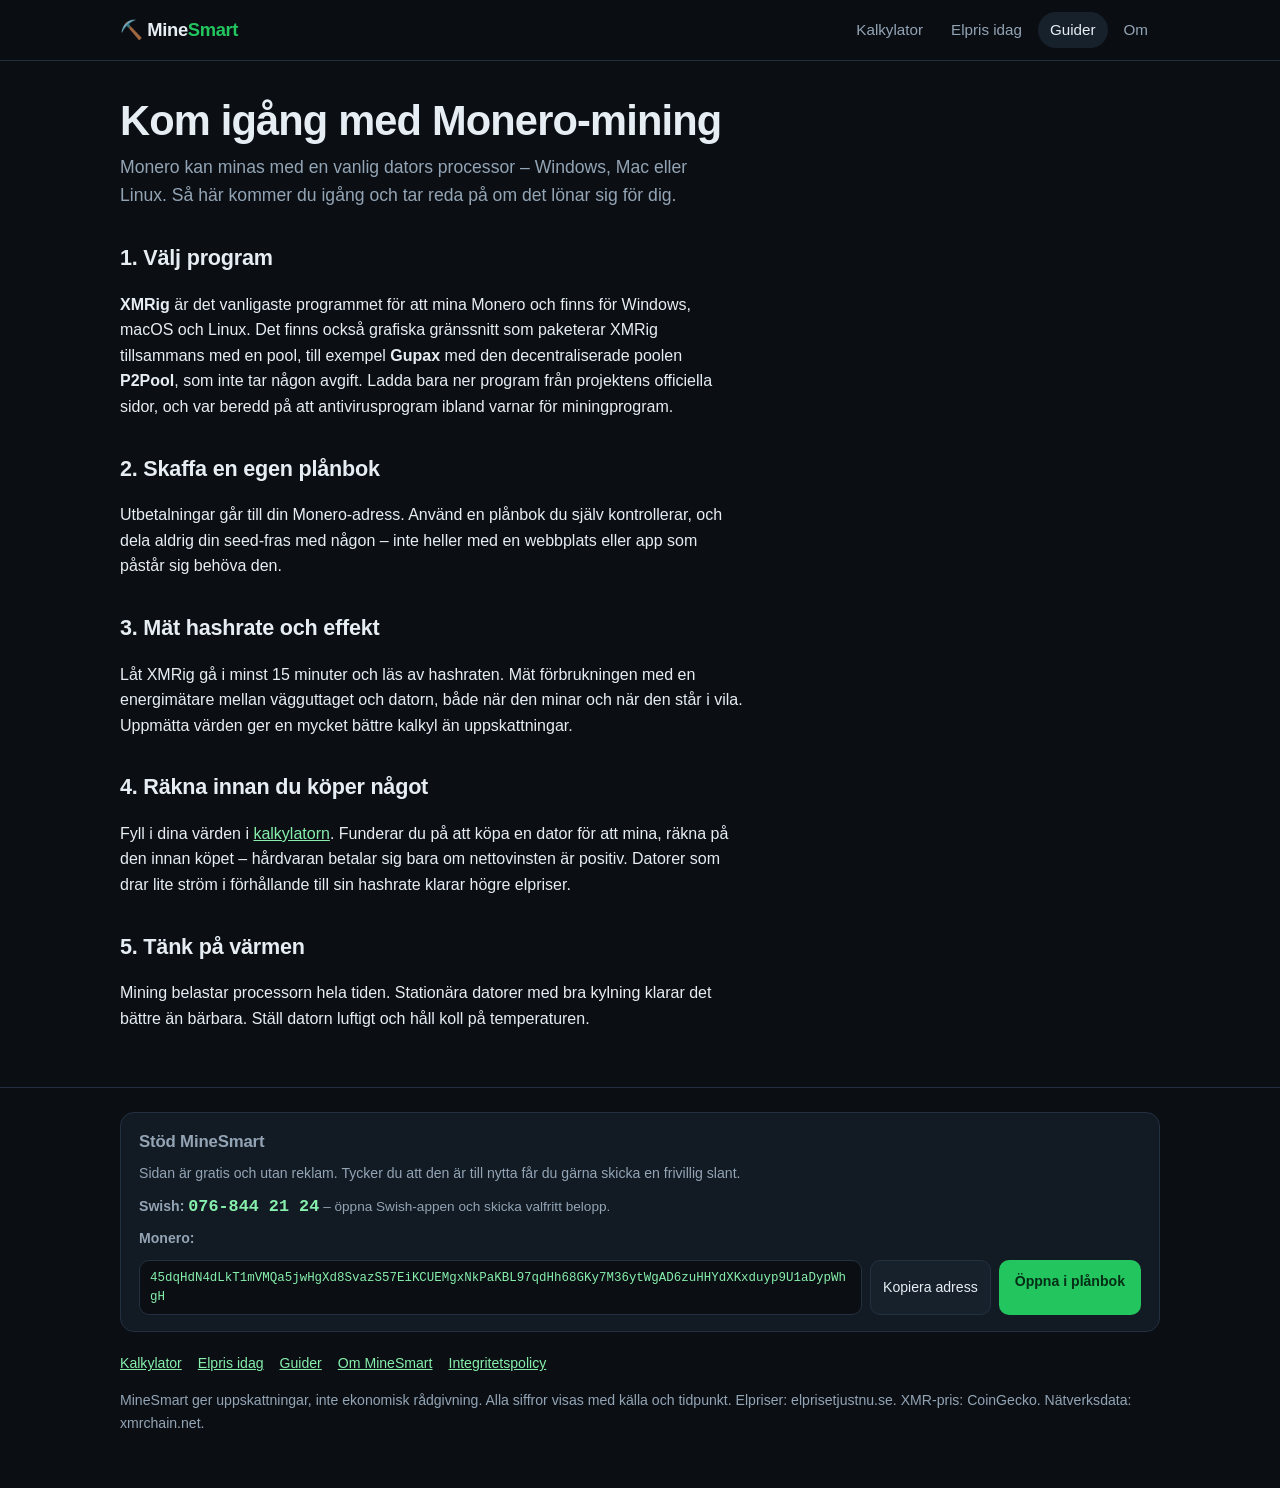
<file: kom-igang.html>
<!doctype html>
<html lang="sv">
<head>
<meta charset="utf-8">
<meta name="viewport" content="width=device-width, initial-scale=1">
<title>Kom igång med Monero-mining – MineSmart</title>
<meta name="description" content="Så kommer du igång med Monero-mining på Windows, Mac eller Linux: program, plånbok och mätning av elförbrukning.">
<meta property="og:title" content="Kom igång med Monero-mining – MineSmart">
<meta property="og:description" content="Så kommer du igång med Monero-mining på Windows, Mac eller Linux: program, plånbok och mätning av elförbrukning.">
<meta property="og:type" content="website">
<meta property="og:locale" content="sv_SE">
<meta name="theme-color" content="#0b0f14">
<link rel="icon" href="favicon.svg" type="image/svg+xml">
<link rel="stylesheet" href="style.css">
<link rel="canonical" href="https://jonathanhagglund-creator.github.io/minesmart/kom-igang.html">
<meta property="og:url" content="https://jonathanhagglund-creator.github.io/minesmart/kom-igang.html">
<script src="donate.js" defer></script>
</head>
<body>
<header class="site-header"><div class="wrap">
  <a class="brand" href="index.html">⛏️ Mine<span>Smart</span></a>
  <nav class="nav" aria-label="Huvudmeny"><a href="index.html">Kalkylator</a><a href="elpris.html">Elpris idag</a><a href="guider.html" aria-current="page">Guider</a><a href="om.html">Om</a></nav>
</div></header>
<main class="wrap">

<article>
<h1>Kom igång med Monero-mining</h1>
<p class="lead">Monero kan minas med en vanlig dators processor – Windows, Mac eller Linux. Så här kommer du igång
och tar reda på om det lönar sig för dig.</p>

<h2>1. Välj program</h2>
<p><strong>XMRig</strong> är det vanligaste programmet för att mina Monero och finns för Windows, macOS och Linux.
Det finns också grafiska gränssnitt som paketerar XMRig tillsammans med en pool, till exempel <strong>Gupax</strong>
med den decentraliserade poolen <strong>P2Pool</strong>, som inte tar någon avgift. Ladda bara ner program från
projektens officiella sidor, och var beredd på att antivirusprogram ibland varnar för miningprogram.</p>

<h2>2. Skaffa en egen plånbok</h2>
<p>Utbetalningar går till din Monero-adress. Använd en plånbok du själv kontrollerar, och dela aldrig din
seed-fras med någon – inte heller med en webbplats eller app som påstår sig behöva den.</p>

<h2>3. Mät hashrate och effekt</h2>
<p>Låt XMRig gå i minst 15 minuter och läs av hashraten. Mät förbrukningen med en energimätare mellan vägguttaget
och datorn, både när den minar och när den står i vila. Uppmätta värden ger en mycket bättre kalkyl än
uppskattningar.</p>

<h2>4. Räkna innan du köper något</h2>
<p>Fyll i dina värden i <a href="index.html">kalkylatorn</a>. Funderar du på att köpa en dator för att mina, räkna
på den innan köpet – hårdvaran betalar sig bara om nettovinsten är positiv. Datorer som drar lite ström i
förhållande till sin hashrate klarar högre elpriser.</p>

<h2>5. Tänk på värmen</h2>
<p>Mining belastar processorn hela tiden. Stationära datorer med bra kylning klarar det bättre än bärbara.
Ställ datorn luftigt och håll koll på temperaturen.</p>
</article>

</main>
<footer class="site-footer"><div class="wrap">
<section class="donate" aria-labelledby="donate-h">
  <h2 id="donate-h">Stöd MineSmart</h2>
  <p>Sidan är gratis och utan reklam. Tycker du att den är till nytta får du gärna skicka en frivillig slant.</p>
  <p><strong>Swish:</strong> <span class="swish">076-844 21 24</span> <span class="muted small">– öppna Swish-appen och skicka valfritt belopp.</span></p>
  <p><strong>Monero:</strong></p>
  <div class="addr"><code id="xmr-addr">45dqHdN4dLkT1mVMQa5jwHgXd8SvazS57EiKCUEMgxNkPaKBL97qdHh68GKy7M36ytWgAD6zuHHYdXKxduyp9U1aDypWhgH</code>
    <button type="button" id="copy-xmr">Kopiera adress</button>
    <a class="cta" href="monero:45dqHdN4dLkT1mVMQa5jwHgXd8SvazS57EiKCUEMgxNkPaKBL97qdHh68GKy7M36ytWgAD6zuHHYdXKxduyp9U1aDypWhgH?tx_description=St%C3%B6d%20MineSmart">Öppna i plånbok</a>
    <span class="copied" id="copy-ok" hidden>Kopierad!</span></div>
</section>

  <nav aria-label="Sidfot"><a href="index.html">Kalkylator</a><a href="elpris.html">Elpris idag</a>
  <a href="guider.html">Guider</a><a href="om.html">Om MineSmart</a>
  <a href="integritetspolicy.html">Integritetspolicy</a></nav>
  <p>MineSmart ger uppskattningar, inte ekonomisk rådgivning. Alla siffror visas med källa och tidpunkt.
  Elpriser: elprisetjustnu.se. XMR-pris: CoinGecko. Nätverksdata: xmrchain.net.</p>
</div></footer>
</body>
</html>
</file>
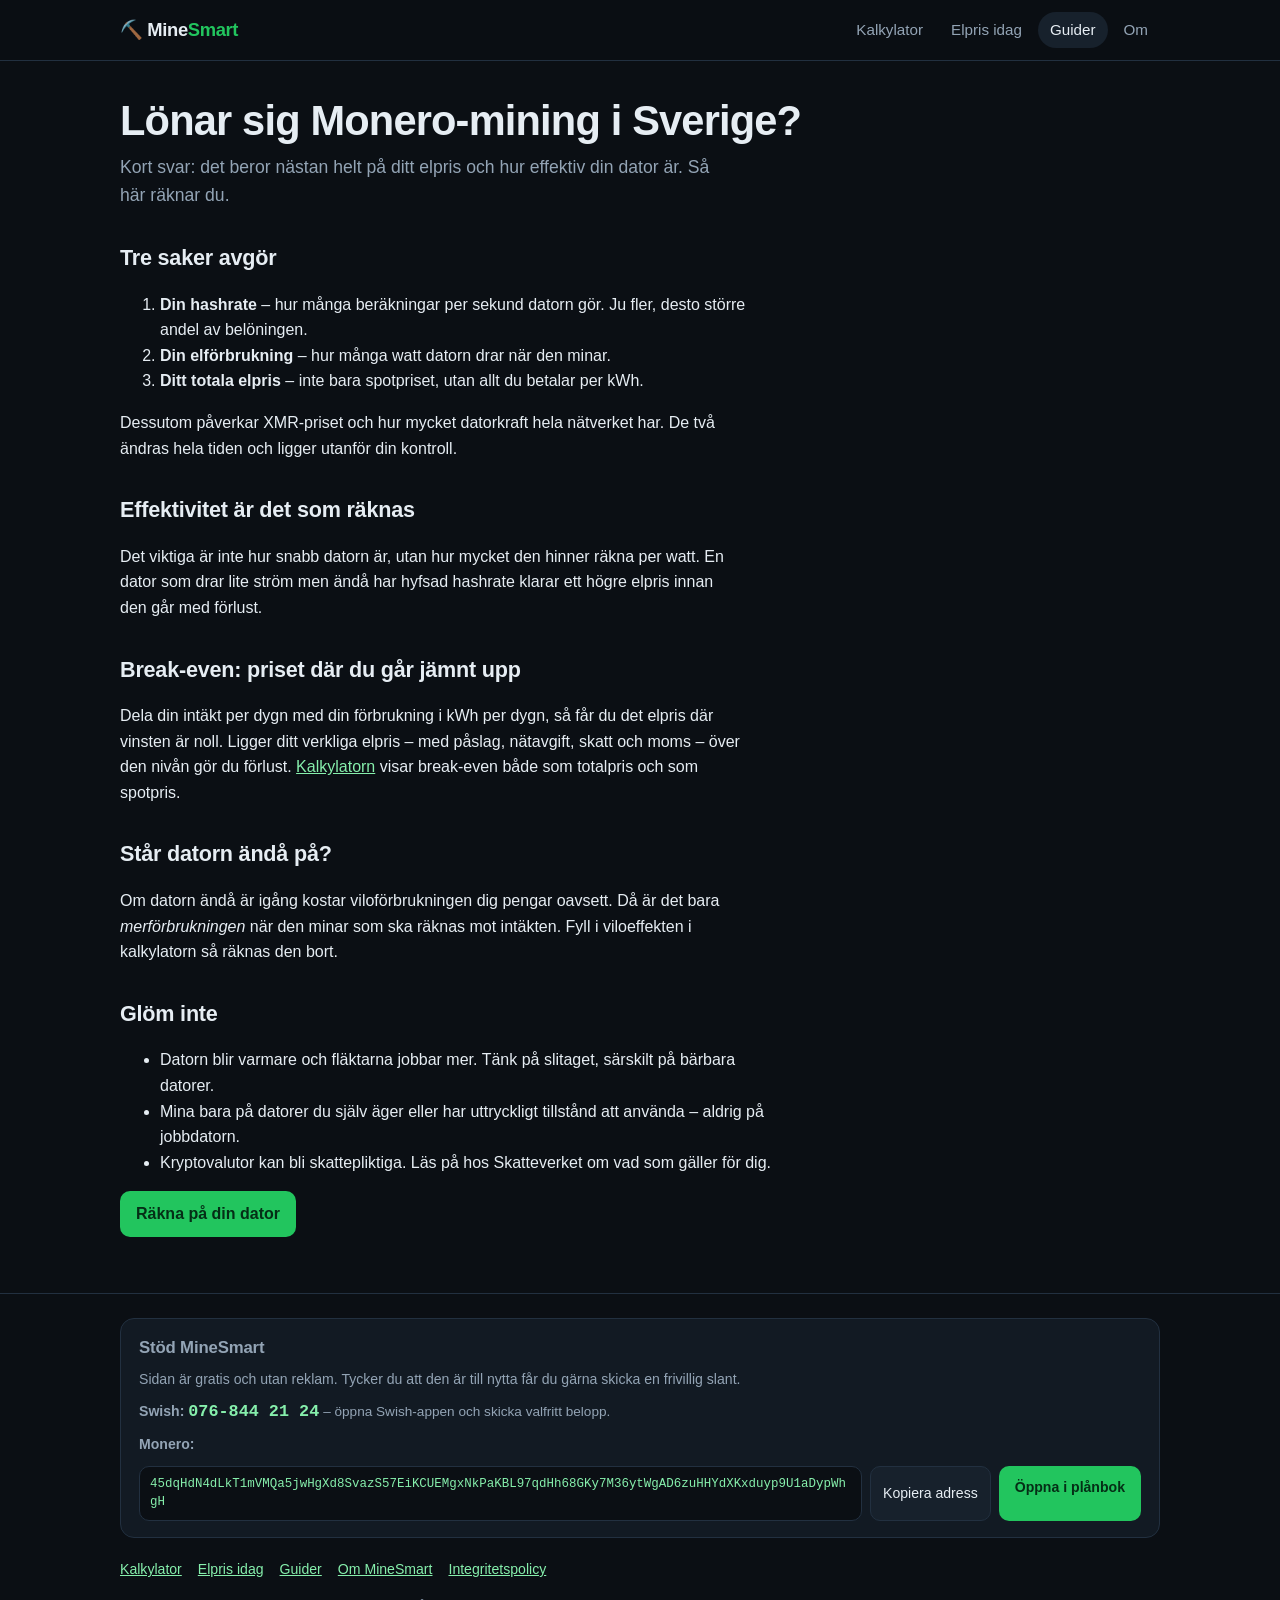
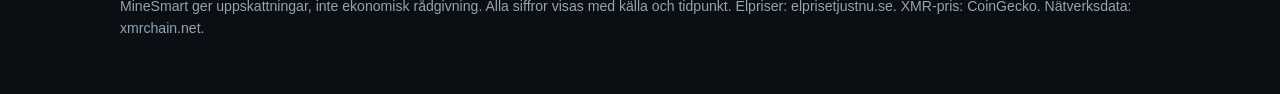
<file: lonar-sig-monero-mining.html>
<!doctype html>
<html lang="sv">
<head>
<meta charset="utf-8">
<meta name="viewport" content="width=device-width, initial-scale=1">
<title>Lönar sig Monero-mining i Sverige? – MineSmart</title>
<meta name="description" content="Vad som avgör om Monero-mining lönar sig i Sverige: hashrate, elförbrukning och ditt totala elpris.">
<meta property="og:title" content="Lönar sig Monero-mining i Sverige? – MineSmart">
<meta property="og:description" content="Vad som avgör om Monero-mining lönar sig i Sverige: hashrate, elförbrukning och ditt totala elpris.">
<meta property="og:type" content="website">
<meta property="og:locale" content="sv_SE">
<meta name="theme-color" content="#0b0f14">
<link rel="icon" href="favicon.svg" type="image/svg+xml">
<link rel="stylesheet" href="style.css">
<link rel="canonical" href="https://jonathanhagglund-creator.github.io/minesmart/lonar-sig-monero-mining.html">
<meta property="og:url" content="https://jonathanhagglund-creator.github.io/minesmart/lonar-sig-monero-mining.html">
<script src="donate.js" defer></script>
</head>
<body>
<header class="site-header"><div class="wrap">
  <a class="brand" href="index.html">⛏️ Mine<span>Smart</span></a>
  <nav class="nav" aria-label="Huvudmeny"><a href="index.html">Kalkylator</a><a href="elpris.html">Elpris idag</a><a href="guider.html" aria-current="page">Guider</a><a href="om.html">Om</a></nav>
</div></header>
<main class="wrap">

<article>
<h1>Lönar sig Monero-mining i Sverige?</h1>
<p class="lead">Kort svar: det beror nästan helt på ditt elpris och hur effektiv din dator är. Så här räknar du.</p>

<h2>Tre saker avgör</h2>
<ol>
  <li><strong>Din hashrate</strong> – hur många beräkningar per sekund datorn gör. Ju fler, desto större andel av belöningen.</li>
  <li><strong>Din elförbrukning</strong> – hur många watt datorn drar när den minar.</li>
  <li><strong>Ditt totala elpris</strong> – inte bara spotpriset, utan allt du betalar per kWh.</li>
</ol>
<p>Dessutom påverkar XMR-priset och hur mycket datorkraft hela nätverket har. De två ändras hela tiden och
ligger utanför din kontroll.</p>

<h2>Effektivitet är det som räknas</h2>
<p>Det viktiga är inte hur snabb datorn är, utan hur mycket den hinner räkna per watt. En dator som drar lite ström
men ändå har hyfsad hashrate klarar ett högre elpris innan den går med förlust.</p>

<h2>Break-even: priset där du går jämnt upp</h2>
<p>Dela din intäkt per dygn med din förbrukning i kWh per dygn, så får du det elpris där vinsten är noll.
Ligger ditt verkliga elpris – med påslag, nätavgift, skatt och moms – över den nivån gör du förlust.
<a href="index.html">Kalkylatorn</a> visar break-even både som totalpris och som spotpris.</p>

<h2>Står datorn ändå på?</h2>
<p>Om datorn ändå är igång kostar viloförbrukningen dig pengar oavsett. Då är det bara <em>merförbrukningen</em>
när den minar som ska räknas mot intäkten. Fyll i viloeffekten i kalkylatorn så räknas den bort.</p>

<h2>Glöm inte</h2>
<ul>
  <li>Datorn blir varmare och fläktarna jobbar mer. Tänk på slitaget, särskilt på bärbara datorer.</li>
  <li>Mina bara på datorer du själv äger eller har uttryckligt tillstånd att använda – aldrig på jobbdatorn.</li>
  <li>Kryptovalutor kan bli skattepliktiga. Läs på hos Skatteverket om vad som gäller för dig.</li>
</ul>
<p><a class="cta" href="index.html">Räkna på din dator</a></p>
</article>

</main>
<footer class="site-footer"><div class="wrap">
<section class="donate" aria-labelledby="donate-h">
  <h2 id="donate-h">Stöd MineSmart</h2>
  <p>Sidan är gratis och utan reklam. Tycker du att den är till nytta får du gärna skicka en frivillig slant.</p>
  <p><strong>Swish:</strong> <span class="swish">076-844 21 24</span> <span class="muted small">– öppna Swish-appen och skicka valfritt belopp.</span></p>
  <p><strong>Monero:</strong></p>
  <div class="addr"><code id="xmr-addr">45dqHdN4dLkT1mVMQa5jwHgXd8SvazS57EiKCUEMgxNkPaKBL97qdHh68GKy7M36ytWgAD6zuHHYdXKxduyp9U1aDypWhgH</code>
    <button type="button" id="copy-xmr">Kopiera adress</button>
    <a class="cta" href="monero:45dqHdN4dLkT1mVMQa5jwHgXd8SvazS57EiKCUEMgxNkPaKBL97qdHh68GKy7M36ytWgAD6zuHHYdXKxduyp9U1aDypWhgH?tx_description=St%C3%B6d%20MineSmart">Öppna i plånbok</a>
    <span class="copied" id="copy-ok" hidden>Kopierad!</span></div>
</section>

  <nav aria-label="Sidfot"><a href="index.html">Kalkylator</a><a href="elpris.html">Elpris idag</a>
  <a href="guider.html">Guider</a><a href="om.html">Om MineSmart</a>
  <a href="integritetspolicy.html">Integritetspolicy</a></nav>
  <p>MineSmart ger uppskattningar, inte ekonomisk rådgivning. Alla siffror visas med källa och tidpunkt.
  Elpriser: elprisetjustnu.se. XMR-pris: CoinGecko. Nätverksdata: xmrchain.net.</p>
</div></footer>
</body>
</html>
</file>
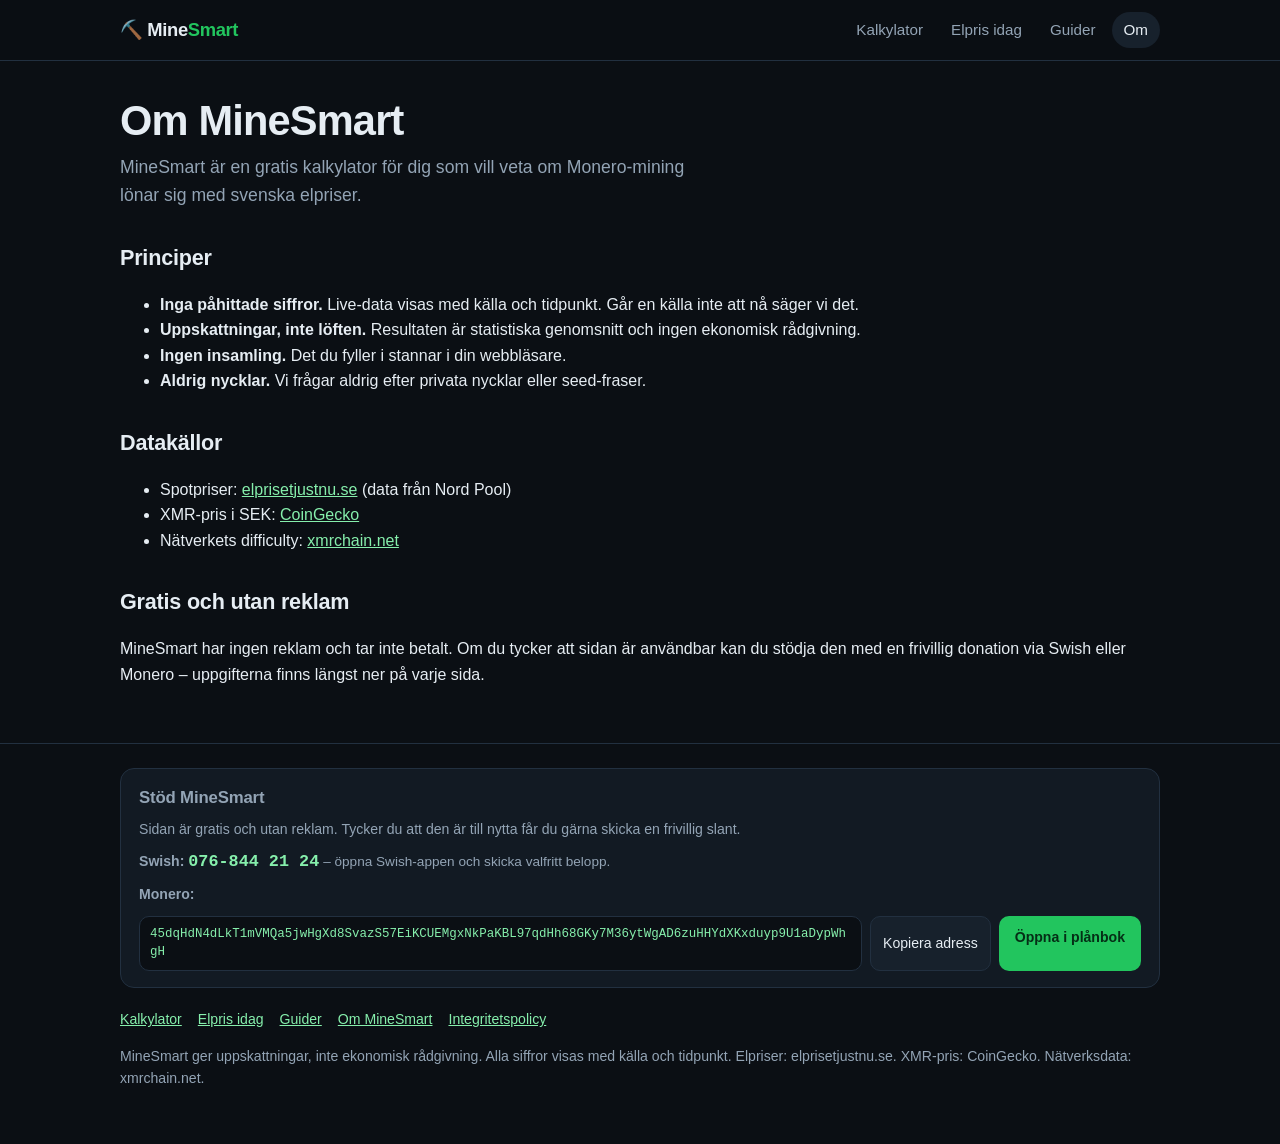
<file: om.html>
<!doctype html>
<html lang="sv">
<head>
<meta charset="utf-8">
<meta name="viewport" content="width=device-width, initial-scale=1">
<title>Om MineSmart – MineSmart</title>
<meta name="description" content="Om MineSmart: principer och datakällor.">
<meta property="og:title" content="Om MineSmart – MineSmart">
<meta property="og:description" content="Om MineSmart: principer och datakällor.">
<meta property="og:type" content="website">
<meta property="og:locale" content="sv_SE">
<meta name="theme-color" content="#0b0f14">
<link rel="icon" href="favicon.svg" type="image/svg+xml">
<link rel="stylesheet" href="style.css">
<link rel="canonical" href="https://jonathanhagglund-creator.github.io/minesmart/om.html">
<meta property="og:url" content="https://jonathanhagglund-creator.github.io/minesmart/om.html">
<script src="donate.js" defer></script>
</head>
<body>
<header class="site-header"><div class="wrap">
  <a class="brand" href="index.html">⛏️ Mine<span>Smart</span></a>
  <nav class="nav" aria-label="Huvudmeny"><a href="index.html">Kalkylator</a><a href="elpris.html">Elpris idag</a><a href="guider.html">Guider</a><a href="om.html" aria-current="page">Om</a></nav>
</div></header>
<main class="wrap">

<h1>Om MineSmart</h1>
<p class="lead">MineSmart är en gratis kalkylator för dig som vill veta om Monero-mining lönar sig med svenska elpriser.</p>
<h2>Principer</h2>
<ul>
  <li><strong>Inga påhittade siffror.</strong> Live-data visas med källa och tidpunkt. Går en källa inte att nå säger vi det.</li>
  <li><strong>Uppskattningar, inte löften.</strong> Resultaten är statistiska genomsnitt och ingen ekonomisk rådgivning.</li>
  <li><strong>Ingen insamling.</strong> Det du fyller i stannar i din webbläsare.</li>
  <li><strong>Aldrig nycklar.</strong> Vi frågar aldrig efter privata nycklar eller seed-fraser.</li>
</ul>
<h2>Datakällor</h2>
<ul>
  <li>Spotpriser: <a href="https://www.elprisetjustnu.se" rel="noopener">elprisetjustnu.se</a> (data från Nord Pool)</li>
  <li>XMR-pris i SEK: <a href="https://www.coingecko.com" rel="noopener">CoinGecko</a></li>
  <li>Nätverkets difficulty: <a href="https://xmrchain.net" rel="noopener">xmrchain.net</a></li>
</ul>
<h2>Gratis och utan reklam</h2>
<p>MineSmart har ingen reklam och tar inte betalt. Om du tycker att sidan är användbar kan du stödja den med en
frivillig donation via Swish eller Monero – uppgifterna finns längst ner på varje sida.</p>

</main>
<footer class="site-footer"><div class="wrap">
<section class="donate" aria-labelledby="donate-h">
  <h2 id="donate-h">Stöd MineSmart</h2>
  <p>Sidan är gratis och utan reklam. Tycker du att den är till nytta får du gärna skicka en frivillig slant.</p>
  <p><strong>Swish:</strong> <span class="swish">076-844 21 24</span> <span class="muted small">– öppna Swish-appen och skicka valfritt belopp.</span></p>
  <p><strong>Monero:</strong></p>
  <div class="addr"><code id="xmr-addr">45dqHdN4dLkT1mVMQa5jwHgXd8SvazS57EiKCUEMgxNkPaKBL97qdHh68GKy7M36ytWgAD6zuHHYdXKxduyp9U1aDypWhgH</code>
    <button type="button" id="copy-xmr">Kopiera adress</button>
    <a class="cta" href="monero:45dqHdN4dLkT1mVMQa5jwHgXd8SvazS57EiKCUEMgxNkPaKBL97qdHh68GKy7M36ytWgAD6zuHHYdXKxduyp9U1aDypWhgH?tx_description=St%C3%B6d%20MineSmart">Öppna i plånbok</a>
    <span class="copied" id="copy-ok" hidden>Kopierad!</span></div>
</section>

  <nav aria-label="Sidfot"><a href="index.html">Kalkylator</a><a href="elpris.html">Elpris idag</a>
  <a href="guider.html">Guider</a><a href="om.html">Om MineSmart</a>
  <a href="integritetspolicy.html">Integritetspolicy</a></nav>
  <p>MineSmart ger uppskattningar, inte ekonomisk rådgivning. Alla siffror visas med källa och tidpunkt.
  Elpriser: elprisetjustnu.se. XMR-pris: CoinGecko. Nätverksdata: xmrchain.net.</p>
</div></footer>
</body>
</html>
</file>
<file: style.css>
:root {
  --bg: #0b0f14; --panel: #121a23; --panel-2: #17212c; --line: #223040;
  --text: #e6edf3; --muted: #93a4b5; --green: #22c55e; --green-soft: #86efac;
  --red: #f87171; --amber: #fbbf24; --radius: 14px;
  --font: ui-sans-serif, -apple-system, "Segoe UI", Roboto, "Helvetica Neue", Arial, sans-serif;
  --mono: ui-monospace, "SF Mono", Menlo, Consolas, monospace;
}
* { box-sizing: border-box; }
html { -webkit-text-size-adjust: 100%; }
body { margin: 0; background: var(--bg); color: var(--text); font: 16px/1.6 var(--font); }
a { color: var(--green-soft); }
a:hover { color: var(--green); }
.wrap { max-width: 1080px; margin: 0 auto; padding: 0 20px; }

/* Header */
.site-header { border-bottom: 1px solid var(--line); background: rgba(11,15,20,.92); position: sticky; top: 0; z-index: 10;
  backdrop-filter: blur(8px); }
.site-header .wrap { display: flex; align-items: center; justify-content: space-between; gap: 16px; min-height: 60px; flex-wrap: wrap; }
.brand { font-weight: 800; letter-spacing: -.02em; color: var(--text); text-decoration: none; font-size: 1.15rem; }
.brand span { color: var(--green); }
.nav { display: flex; gap: 4px; flex-wrap: wrap; }
.nav a { color: var(--muted); text-decoration: none; padding: 6px 12px; border-radius: 999px; font-size: .95rem; }
.nav a:hover, .nav a[aria-current="page"] { color: var(--text); background: var(--panel-2); }

/* Typography */
h1 { font-size: clamp(1.8rem, 4vw, 2.6rem); line-height: 1.15; letter-spacing: -.02em; margin: 36px 0 8px; }
h2 { font-size: 1.35rem; margin: 32px 0 10px; letter-spacing: -.01em; }
h3 { font-size: 1.05rem; margin: 20px 0 6px; }
.lead { color: var(--muted); font-size: 1.1rem; max-width: 62ch; margin: 0 0 24px; }
.muted { color: var(--muted); }
.small { font-size: .85rem; }
article p, article li { max-width: 70ch; }

/* Layout */
.grid { display: grid; grid-template-columns: minmax(0, 1fr) minmax(0, 1fr); gap: 20px; }
@media (max-width: 820px) { .grid { grid-template-columns: 1fr; } }
.panel { background: var(--panel); border: 1px solid var(--line); border-radius: var(--radius); padding: 20px; }
.panel h2 { margin-top: 0; }

/* Forms */
fieldset { border: 0; padding: 0; margin: 0 0 14px; }
legend { font-weight: 700; margin-bottom: 8px; }
.field { display: grid; grid-template-columns: 1fr 150px; align-items: center; gap: 10px; padding: 6px 0;
  border-bottom: 1px dashed var(--line); }
.field:last-child { border-bottom: 0; }
.field label { font-size: .95rem; }
.field .hint { display: block; color: var(--muted); font-size: .8rem; }
input, select { width: 100%; background: var(--bg); color: var(--text); border: 1px solid var(--line); border-radius: 10px;
  padding: 9px 10px; font: inherit; font-variant-numeric: tabular-nums; }
input:focus, select:focus { outline: 2px solid var(--green); outline-offset: 1px; }
input[aria-invalid="true"] { border-color: var(--red); }

/* Badges for data provenance */
.badge { display: inline-block; font-size: .72rem; padding: 1px 8px; border-radius: 999px; vertical-align: middle;
  border: 1px solid var(--line); color: var(--muted); white-space: nowrap; }
.badge.live { color: var(--green-soft); border-color: rgba(34,197,94,.45); }
.badge.manual { color: var(--amber); border-color: rgba(251,191,36,.45); }
.badge.estimate { color: #93c5fd; border-color: rgba(147,197,253,.45); }
.src { color: var(--muted); font-size: .78rem; margin: 2px 0 0; grid-column: 1 / -1; }

/* Results */
.kpis { display: grid; grid-template-columns: repeat(3, minmax(0,1fr)); gap: 10px; margin-bottom: 14px; }
.kpi { background: var(--panel-2); border-radius: 12px; padding: 12px; }
.kpi .label { color: var(--muted); font-size: .8rem; }
.kpi .value { font-size: 1.35rem; font-weight: 750; font-variant-numeric: tabular-nums; }
.pos { color: var(--green); } .neg { color: var(--red); }
.verdict { border-radius: 12px; padding: 12px 14px; margin-bottom: 14px; font-weight: 600; }
.verdict.ok { background: rgba(34,197,94,.12); border: 1px solid rgba(34,197,94,.4); }
.verdict.bad { background: rgba(248,113,113,.10); border: 1px solid rgba(248,113,113,.4); }
.verdict.info { background: var(--panel-2); border: 1px solid var(--line); font-weight: 500; color: var(--muted); }
table { width: 100%; border-collapse: collapse; font-variant-numeric: tabular-nums; }
th, td { text-align: right; padding: 7px 6px; border-bottom: 1px solid var(--line); }
th:first-child, td:first-child { text-align: left; }
thead th { color: var(--muted); font-weight: 600; font-size: .85rem; }
.notes { margin: 14px 0 0; padding-left: 18px; color: var(--muted); font-size: .85rem; }

/* Price chart */
.chart { display: flex; align-items: flex-end; gap: 1px; height: 180px; padding: 8px 0; border-bottom: 1px solid var(--line); }
.chart .bar { flex: 1; background: var(--green); opacity: .75; border-radius: 2px 2px 0 0; min-height: 1px; }
.chart .bar.now { opacity: 1; background: var(--green-soft); }
.chart .bar.neg { background: #60a5fa; }
.axis { display: flex; justify-content: space-between; color: var(--muted); font-size: .75rem; }

/* Donationsruta */
.donate { background: var(--panel); border: 1px solid var(--line); border-radius: var(--radius); padding: 16px 18px; margin: 0 0 20px; }
.donate h2 { margin: 0 0 6px; font-size: 1.05rem; }
.donate p { margin: 0 0 10px; }
.donate .addr { display: flex; gap: 8px; align-items: stretch; flex-wrap: wrap; }
.donate code { flex: 1 1 320px; font: .78rem/1.5 var(--mono); background: var(--bg); border: 1px solid var(--line);
  border-radius: 10px; padding: 8px 10px; word-break: break-all; color: var(--green-soft); }
.donate .swish { font: 700 1.05rem var(--mono); color: var(--green-soft); white-space: nowrap; }
.donate .copied { color: var(--green); font-size: .85rem; align-self: center; }
/* Footer */
.site-footer { border-top: 1px solid var(--line); margin-top: 56px; padding: 24px 0 40px; color: var(--muted); font-size: .88rem; }
.site-footer nav { display: flex; gap: 16px; flex-wrap: wrap; margin-bottom: 8px; }
.cards { display: grid; grid-template-columns: repeat(auto-fill, minmax(260px, 1fr)); gap: 16px; }
.card { display: block; text-decoration: none; color: var(--text); }
.card:hover { border-color: var(--green); }
.card p { color: var(--muted); margin: 6px 0 0; }
.cta { display: inline-block; background: var(--green); color: #052e16; font-weight: 700; text-decoration: none;
  padding: 10px 16px; border-radius: 10px; }
.cta:hover { color: #052e16; filter: brightness(1.08); }
button { font: inherit; cursor: pointer; background: var(--panel-2); color: var(--text); border: 1px solid var(--line);
  border-radius: 10px; padding: 8px 12px; }
button:hover { border-color: var(--green); }
.sr-only { position: absolute; width: 1px; height: 1px; overflow: hidden; clip: rect(0 0 0 0); }
</file>
